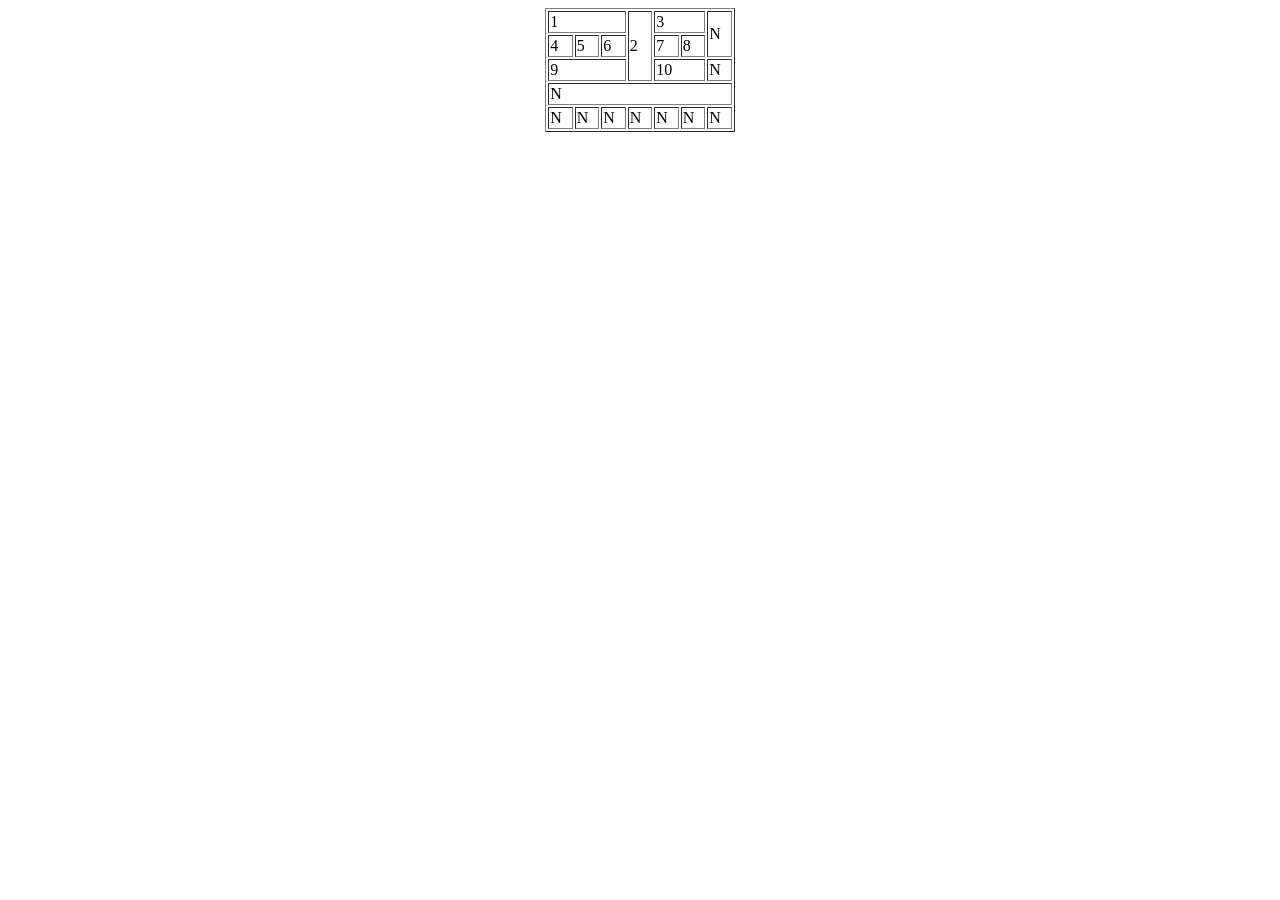
<file: beranda.html>
<!DOCTYPE html>
<html lang="en">

<head>
    <meta charset="UTF-8">
    <meta name="viewport" content="width=device-width, initial-scale=1.0">
    <title>Document</title>
</head>

<body>
    <table border="1" style="margin: 0 auto; width: 15%;">
        <thead>
            <tr>
                <td colspan="3">1</td>
                <td rowspan="3">2</td>
                <td colspan="2">3</td>
                <td rowspan="2">N</td>
            </tr>
            <tr>
                <td>4</td>
                <td>5</td>
                <td>6</td>
                <td>7</td>
                <td>8</td>
            </tr>
            <tr>
                <td colspan="3">9</td>
                <td colspan="2">10</td>
                <td colspan="1">N</td>
            </tr>
            <tr>
                <td colspan="7">N</td>
            </tr>
            <tr>
                <td rowspan="1">N</td>
                <td rowspan="1">N</td>
                <td rowspan="1">N</td>
                <td rowspan="1">N</td>
                <td rowspan="1">N</td>
                <td rowspan="1">N</td>
                <td rowspan="1">N</td>
            </tr>
        </thead>
</body>

</html>
</file>
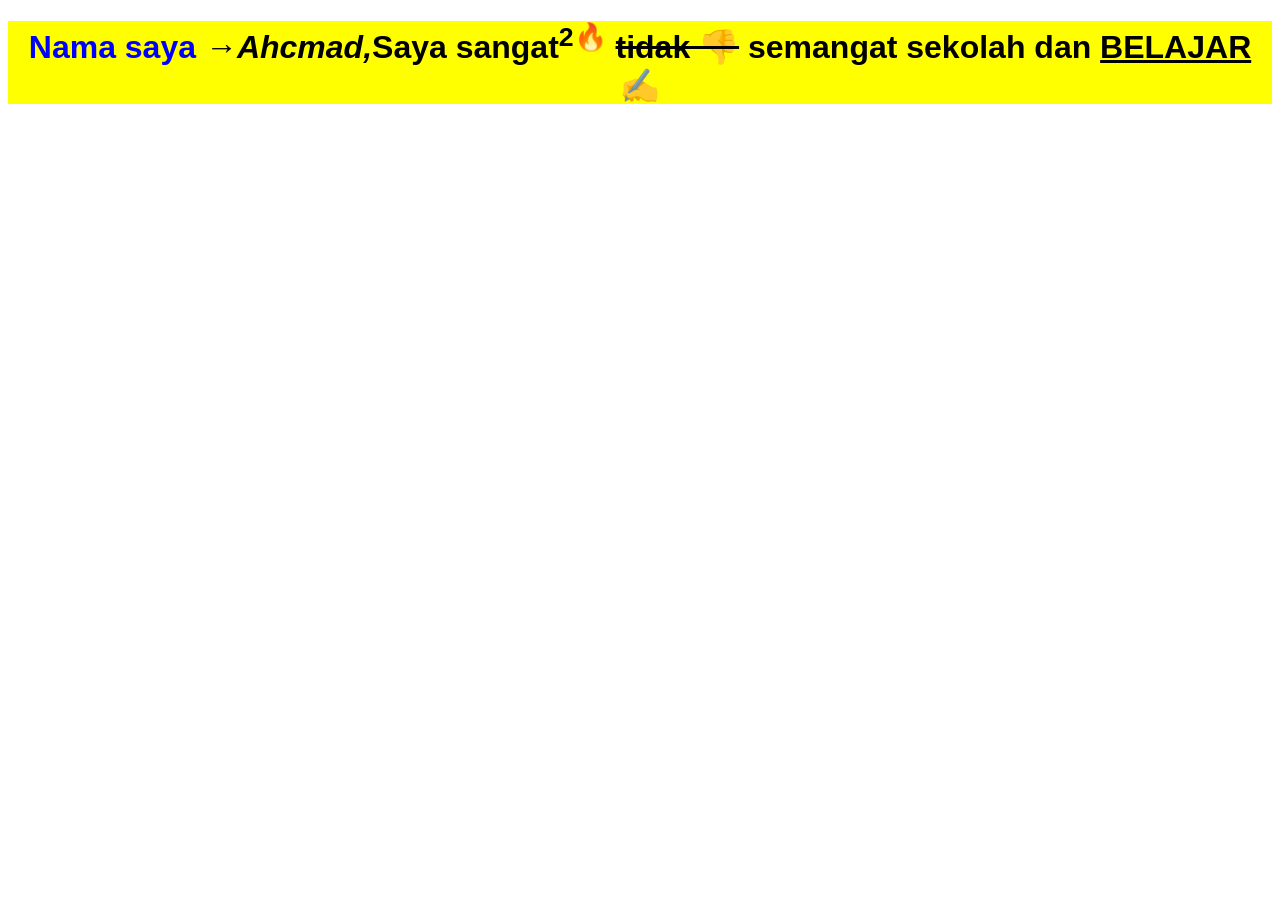
<file: file.html>
<!DOCTYPE html>
<html lang="en">

<head>
    <meta charset="UTF-8">
    <meta name="viewport" content="width=device-width, initial-scale=1.0">
    <title>Ujang ganteng🚀</title>
    <link rel="stylesheet" href="css/Style.css">
</head>

<body>
   
     <h1 style="background-color: yellow;">
    <p>
    <span style="color: blue;">Nama saya</span>
    <i><b>→Ahcmad,</b></i>Saya sangat<sup>2&#x1F525;</sup>
    <s>tidak &#x1F44E;</s> semangat sekolah dan <u><b>BELAJAR</b></u>✍️
    </p>
</h1
</body>

</html>
</file>
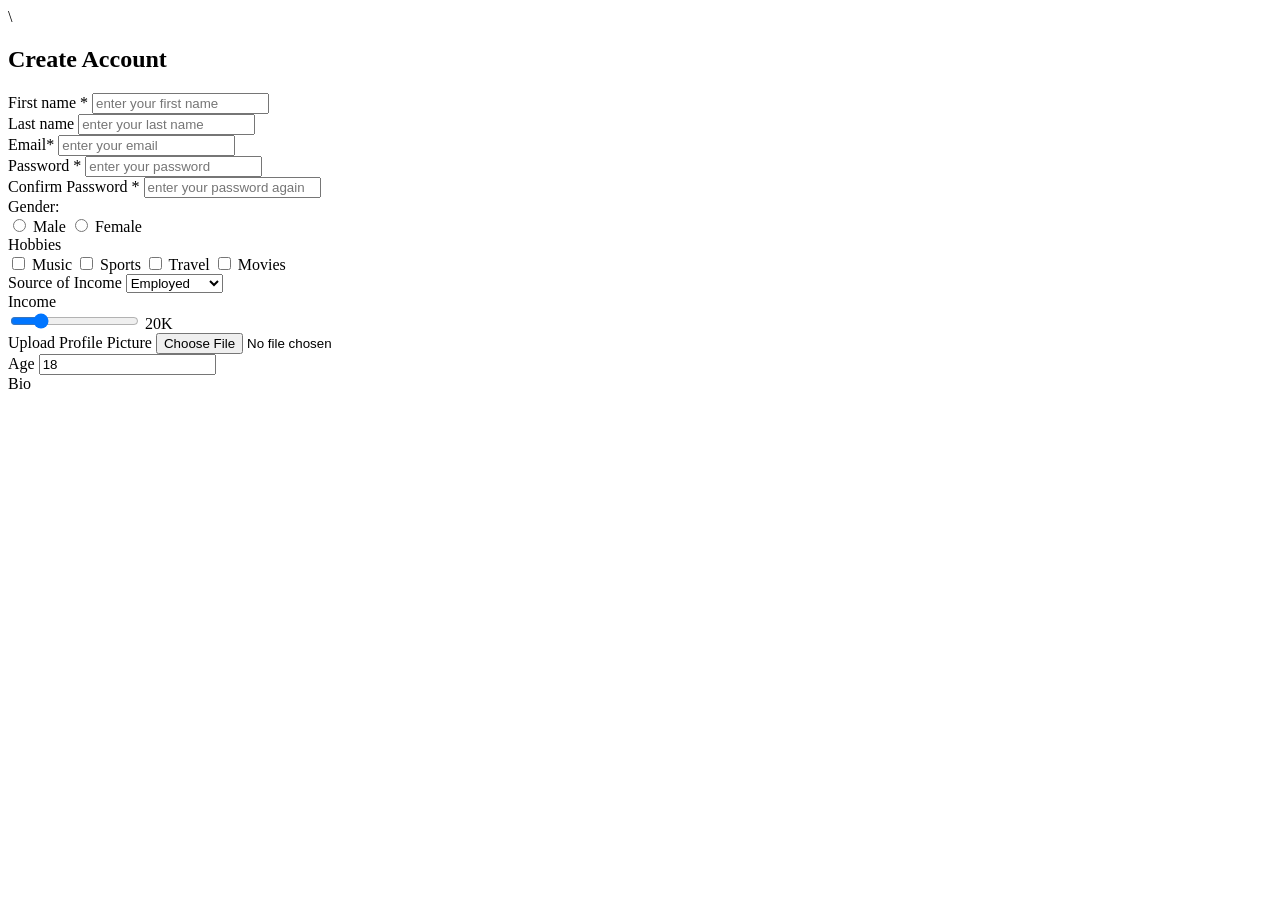
<file: kontak.html>
\<!DOCTYPE html>
<html lang="id">
<head>
    <meta charset="UTF-8">
    <meta name="viewport" content="width=device-width, initial-scale=1.0">
    <title>Create Account Form - Pink Theme</title>
    <style>
        
    </style>
</head>
<body>

<div class="form-card">
    <!-- Header -->
    <div class="form-header">
        <h2>Create Account</h2>
    </div>

    <!-- Body / Form -->
    <form action="#" method="POST">
        <div class="form-body">
            <div class="form-grid">
                
                <!-- First name -->
                <div class="form-group">
                    <label for="first_name">First name <span class="required">*</span></label>
                    <input type="text" id="first_name" placeholder="enter your first name">
                </div>

                <!-- Last name -->
                <div class="form-group">
                    <label for="last_name">Last name</label>
                    <input type="text" id="last_name" placeholder="enter your last name">
                </div>

                <!-- Email -->
                <div class="form-group full-width">
                    <label for="email">Email<span class="required">*</span></label>
                    <input type="email" id="email" placeholder="enter your email">
                </div>

                <!-- Password -->
                <div class="form-group">
                    <label for="password">Password <span class="required">*</span></label>
                    <input type="password" id="password" placeholder="enter your password">
                </div>

                <!-- Confirm Password -->
                <div class="form-group">
                    <label for="confirm_password">Confirm Password <span class="required">*</span></label>
                    <input type="password" id="confirm_password" placeholder="enter your password again">
                </div>

                <!-- Gender -->
                <div class="form-group">
                    <label>Gender:</label>
                    <div class="options-group">
                        <label><input type="radio" name="gender" value="Male"> Male</label>
                        <label><input type="radio" name="gender" value="Female"> Female</label>
                    </div>
                </div>

                <!-- Hobbies -->
                <div class="form-group">
                    <label>Hobbies</label>
                    <div class="options-group">
                        <label><input type="checkbox" name="hobby" value="Music"> Music</label>
                        <label><input type="checkbox" name="hobby" value="Sports"> Sports</label>
                        <label><input type="checkbox" name="hobby" value="Travel"> Travel</label>
                        <label><input type="checkbox" name="hobby" value="Movies"> Movies</label>
                    </div>
                </div>

                <!-- Source of Income -->
                <div class="form-group">
                    <label for="source_income">Source of Income</label>
                    <select id="source_income">
                        <option value="Employed">Employed</option>
                        <option value="Unemployed">Unemployed</option>
                        <option value="Business">Business</option>
                    </select>
                </div>

                <!-- Income (Slider) -->
                <div class="form-group">
                    <label>Income</label>
                    <div class="income-slider-container">
                        <input type="range" min="0" max="100" value="20" id="income_range" oninput="updateIncome(this.value)">
                        <span class="income-badge" id="income_val">20K</span>
                    </div>
                </div>

                <!-- Upload Profile Picture -->
                <div class="form-group">
                    <label for="profile_pic">Upload Profile Picture</label>
                    <input type="file" id="profile_pic">
                </div>

                <!-- Age -->
                <div class="form-group">
                    <label for="age">Age</label>
                    <input type="number" id="age" value="18">
                </div>

                <!-- Bio -->
                <div class="form-group full-width">
                    <label for="bio">Bio</label>
</file>
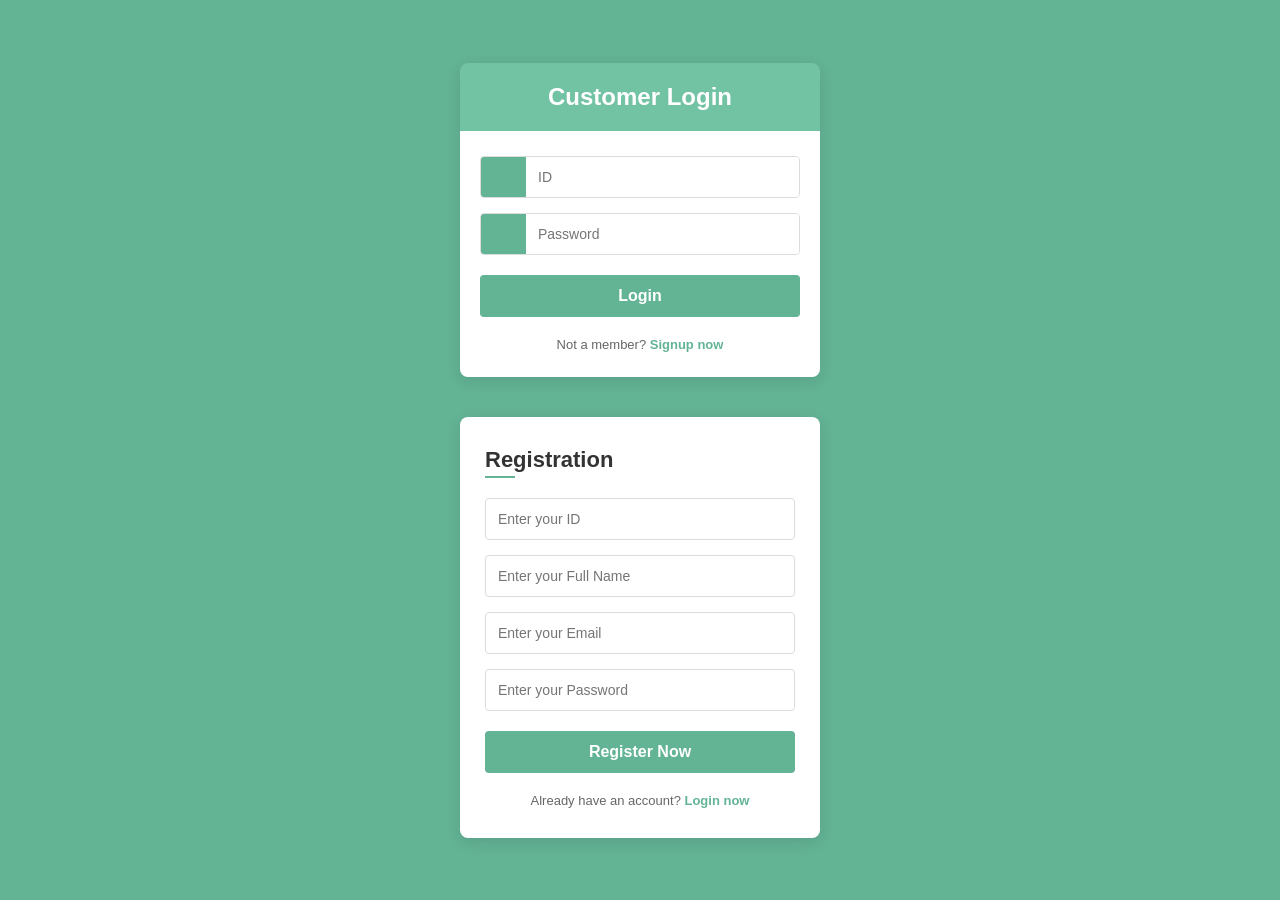
<file: tentang.html>
<!DOCTYPE html>
<html lang="en">
<head>
    <meta charset="UTF-8">
    <meta name="viewport" content="width=device-width, initial-scale=1.0">
    <title>Customer Login & Registration</title>
    <!-- Menggunakan Font Awesome untuk ikon ID (User) dan Password (Lock) -->
    <link rel="stylesheet" href="https://cloudflare.com">
    <style>
        * {
            box-sizing: border-box;
            margin: 0;
            padding: 0;
            font-family: 'Segoe UI', Tahoma, Geneva, Verdana, sans-serif;
        }

        body {
            background-color: #63b395; /* Warna hijau latar belakang */
            display: flex;
            flex-direction: column;
            align-items: center;
            justify-content: center;
            min-height: 100vh;
            padding: 40px 20px;
            gap: 40px;
        }

        /* Container Utama Form */
        .form-card {
            background-color: #ffffff;
            width: 100%;
            max-width: 360px;
            border-radius: 8px;
            overflow: hidden;
            box-shadow: 0 4px 15px rgba(0, 0, 0, 0.1);
        }

        /* === 1. STYLE UNTUK LOGIN FORM === */
        .login-header {
            background-color: #63b395; /* Header menyatu sedikit lebih gelap/sama dengan latar */
            border-bottom: 1px solid rgba(255,255,255,0.2);
            padding: 20px;
            text-align: center;
        }
        
        /* Modifikasi khusus box login agar ada efek warna di atasnya */
        .login-card {
            background-color: #72c2a4; 
            padding: 0;
        }
        .login-card .brand-header {
            color: #ffffff;
            font-size: 24px;
            font-weight: bold;
            text-align: center;
            padding: 20px;
        }
        .login-card .form-body {
            background-color: #ffffff;
            padding: 25px 20px;
        }

        /* Group Input dengan Ikon di Login */
        .input-group-icon {
            display: flex;
            margin-bottom: 15px;
            border: 1px solid #dcdcdc;
            border-radius: 4px;
            overflow: hidden;
        }
        .input-group-icon .icon-box {
            background-color: #63b395;
            color: #ffffff;
            width: 45px;
            display: flex;
            align-items: center;
            justify-content: center;
            font-size: 16px;
        }
        .input-group-icon input {
            flex: 1;
            border: none;
            padding: 12px;
            outline: none;
            font-size: 14px;
        }

        /* === 2. STYLE UNTUK REGISTRATION FORM === */
        .register-card {
            padding: 30px 25px;
        }
        .register-card h2 {
            color: #333333;
            font-size: 22px;
            margin-bottom: 25px;
            position: relative;
            display: inline-block;
        }
        /* Garis bawah di teks Registration */
        .register-card h2::after {
            content: '';
            position: absolute;
            left: 0;
            bottom: -5px;
            width: 30px;
            height: 2px;
            background-color: #63b395;
        }

        /* Input biasa untuk Register */
        .input-standard {
            width: 100%;
            padding: 12px;
            margin-bottom: 15px;
            border: 1px solid #dcdcdc;
            border-radius: 4px;
            outline: none;
            font-size: 14px;
        }
        .input-standard:focus, .input-group-icon input:focus {
            border-color: #63b395;
        }

        /* === TAMPILAN UTAMA TOMBOL & LINK === */
        .btn-submit {
            width: 100%;
            background-color: #63b395;
            color: #ffffff;
            border: none;
            padding: 12px;
            border-radius: 4px;
            font-size: 16px;
            font-weight: 600;
            cursor: pointer;
            margin-top: 5px;
            transition: background 0.2s;
        }
        .btn-submit:hover {
            background-color: #529e82;
        }

        .form-footer {
            text-align: center;
            margin-top: 20px;
            font-size: 13px;
            color: #666666;
        }
        .form-footer a {
            color: #63b395;
            text-decoration: none;
            font-weight: 600;
        }
        .form-footer a:hover {
            text-decoration: underline;
        }
    </style>
</head>
<body>

    <!-- KARTU FORM 1: CUSTOMER LOGIN -->
    <div class="form-card login-card">
        <div class="brand-header">Customer Login</div>
        <div class="form-body">
            <form action="#" method="POST">
                <div class="input-group-icon">
                    <div class="icon-box"><i class="fa-solid fa-user"></i></div>
                    <input type="text" placeholder="ID" required>
                </div>
                
                <div class="input-group-icon">
                    <div class="icon-box"><i class="fa-solid fa-lock"></i></div>
                    <input type="password" placeholder="Password" required>
                </div>

                <button type="submit" class="btn-submit">Login</button>
                
                <div class="form-footer">
                    Not a member? <a href="#">Signup now</a>
                </div>
            </form>
        </div>
    </div>

    <!-- KARTU FORM 2: REGISTRATION -->
    <div class="form-card register-card">
        <h2>Registration</h2>
        <form action="#" method="POST">
            <input type="text" class="input-standard" placeholder="Enter your ID" required>
            <input type="text" class="input-standard" placeholder="Enter your Full Name" required>
            <input type="email" class="input-standard" placeholder="Enter your Email" required>
            <input type="password" class="input-standard" placeholder="Enter your Password" required>

            <button type="submit" class="btn-submit">Register Now</button>
            
            <div class="form-footer">
                Already have an account? <a href="#">Login now</a>
            </div>
        </form>
    </div>

</body>
</html>
</file>
<file: css/Style.css>
.kotakhitam{
    display: l;
    justify-content: center;
    align-items: center;
    flex-direction: row;
    width: 300px;
    height: 300px;
    background-color: black;

}

.kotakmerah{
    width: 30px;
    height: 50px;
    background-color: red;

}

.kotakkuning{
    width: 30px;
    height: 50px;
    background-color: yellow
}

    
.nav{
    display: flex;
    justify-content: space-around;

}

P{
    font-family: Arial,"Times New Roman";
    color: rgb(0, 0, 0);
    margin: 5px;
    text-align: center;
}

.kotakabu{
    display: l;
    justify-content: center;
    align-items: padding;
    flex-direction: auto;
    width: 200px;
    height: 200px;
    background-color: rgb(219, 217, 217);

}

.img{


}
.kotakabu{
    display: l;
    justify-content: center;
    align-items: center;
    flex-direction: auto;
    width: 250px;
    height: 250px;
    background-color: rgb(219, 217, 217);

}
ul{
    flex:1;
    list-style: none;
    
}

tr{
    flex: 1;
    flex-direction:auto;
}
</file>
